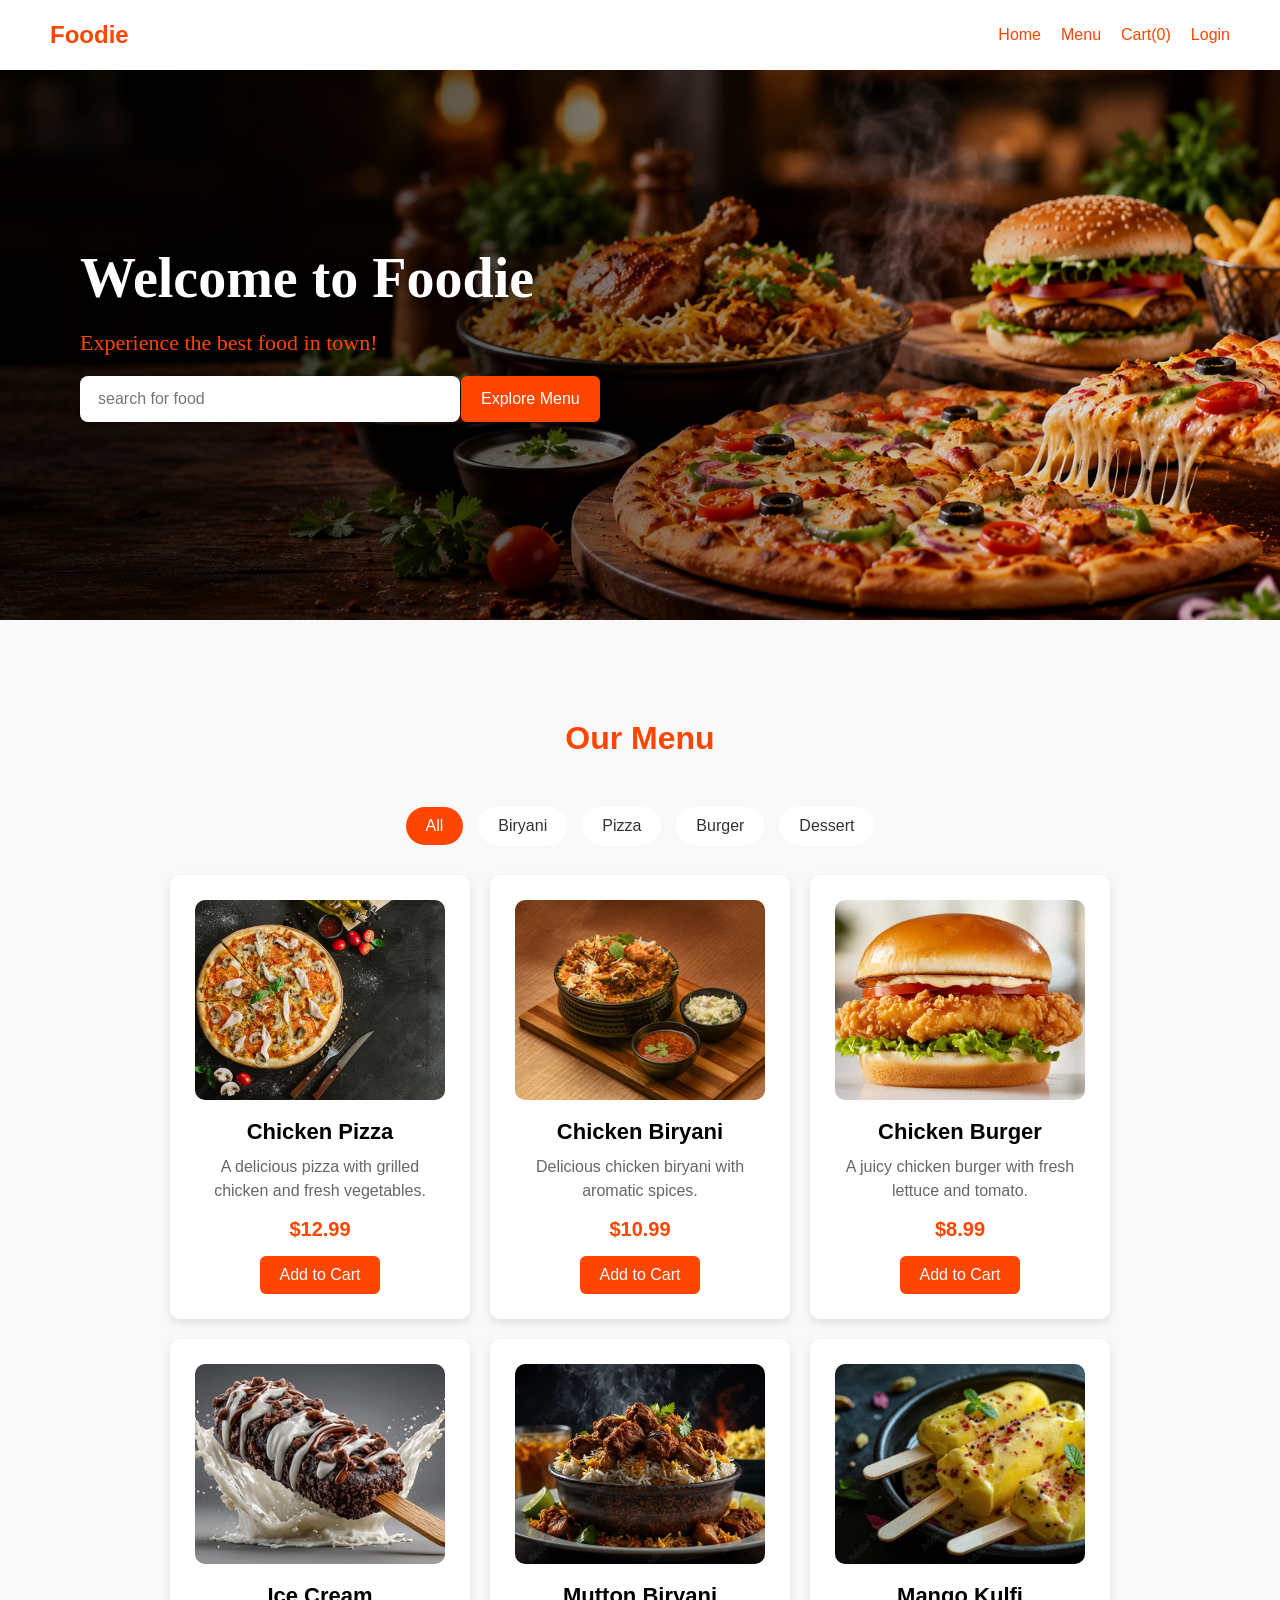
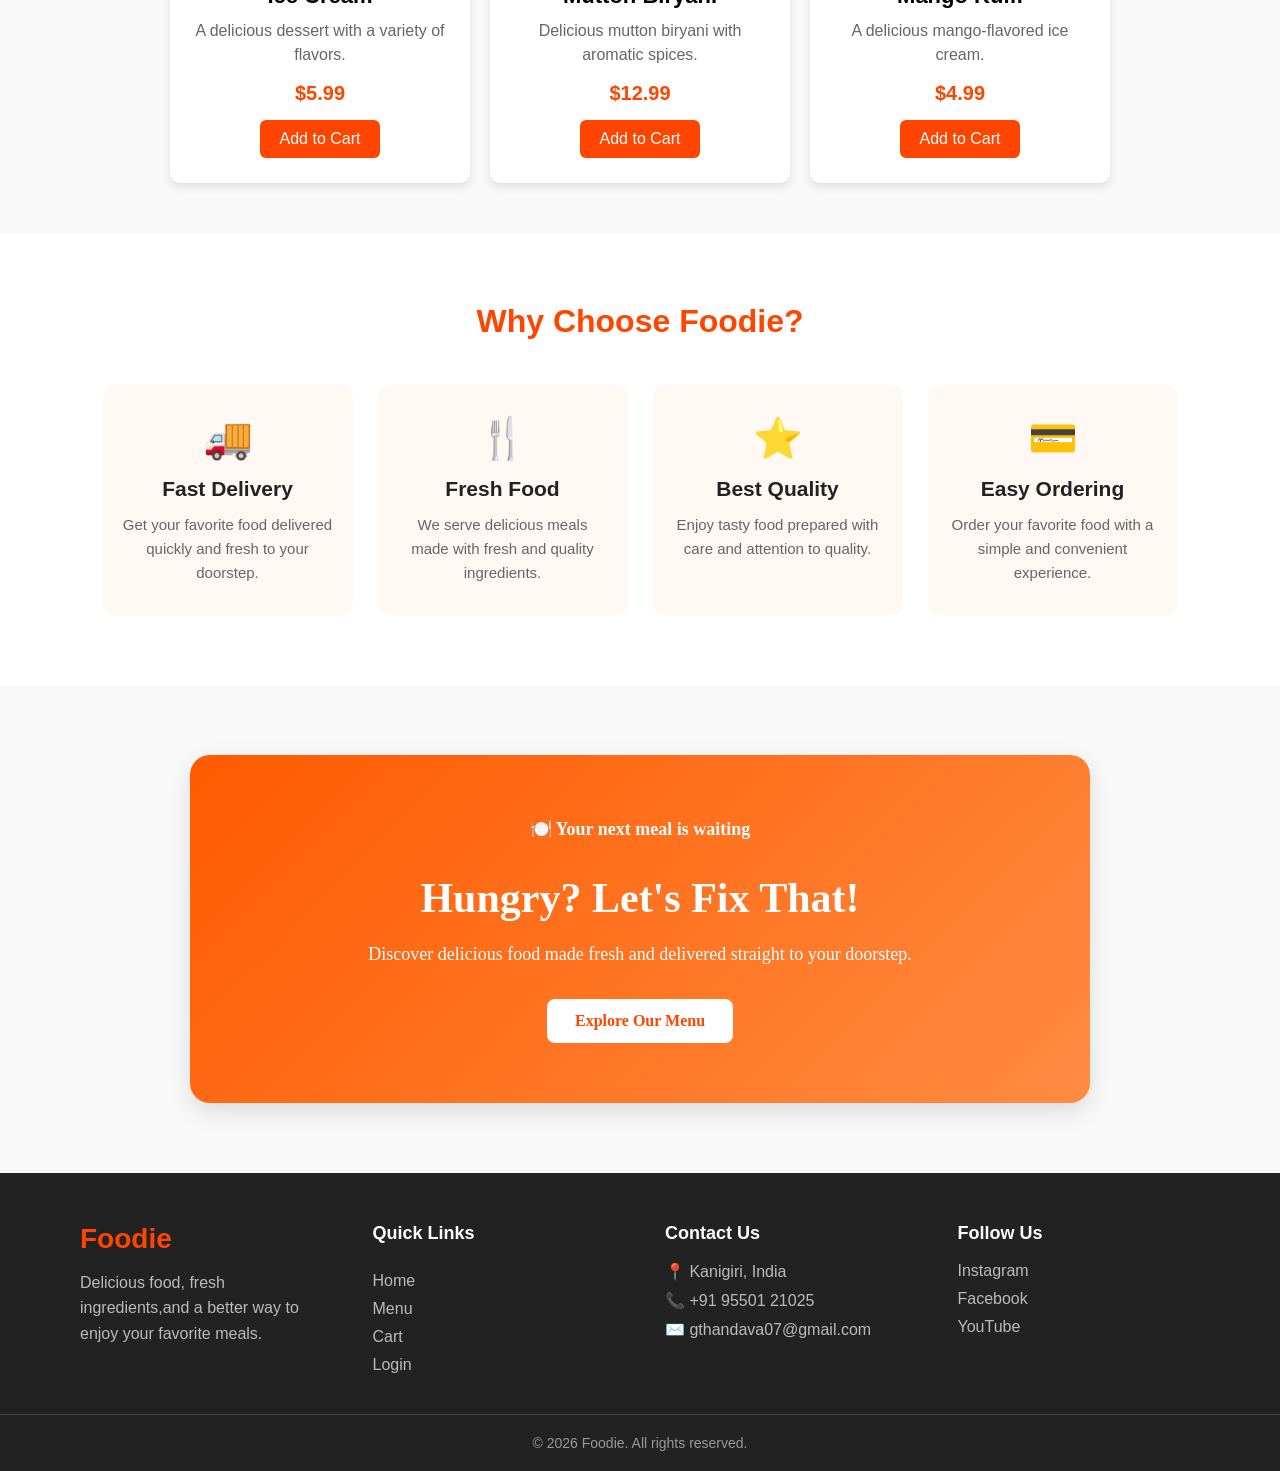
<file: index.html>
<!DOCTYPE html>
<html lang="en">
<head>
    <meta charset="UTF-8">
    <meta name="viewport" content="width=device-width, initial-scale=1.0">
    <title>KingRestaurant</title>
    <link rel="stylesheet" href="style.css">
</head>
<body>

    <header>

        <div class="logo">Foodie</div>

        <nav>

            <a href="index.html" class="active">Home</a>
            <a href="pages/menu.html" class="">Menu</a>
            <a href="pages/cart.html" class="">Cart(<span id="cart-count">0</span>)</a>
            <a href="pages/login.html" class="">Login</a>
        
        </nav>

    </header>

    <section class="hero">

        <div class="hero-content">

            <h1>Welcome to Foodie</h1>
            <p>Experience the best food in town!</p>

            <div class="search-box">

                <input type="text" placeholder="search for food" id="searchinput">
                <button class="explore-btn">Explore Menu</button>
            
            </div>

        </div>

    </section>

<!--code for display the food-->
<section class="fooddisplay">

    <h2 id="our-menu">Our Menu</h2>

    <div class="categories">

        <button class="category-btn active">All</button>
        <button class="category-btn">Biryani</button>
        <button class="category-btn">Pizza</button>
        <button class="category-btn">Burger</button>
        <button class="category-btn">Dessert</button>
    
    </div>

    <div class="fooditems">

        <div class="fooditem" data-category="pizza">
            
            <img src="./images/ChickenPizza.jpg" alt="Chicken Pizza">
            <h3>Chicken Pizza</h3>
            <p>A delicious pizza with grilled chicken and fresh vegetables.</p>
            <h4>$12.99</h4>
            <button class="addtocart-btn">Add to Cart</button>
        
        </div>

        <div class="fooditem" data-category="biryani">
            
            <img src="./images/ChickenBiryani.jpg" alt="Chicken Biryani">
            <h3>Chicken Biryani</h3>
            <p>Delicious chicken biryani with aromatic spices.</p>
            <h4>$10.99</h4>
            <button class="addtocart-btn">Add to Cart</button>
        
        </div>

        <div class="fooditem" data-category="burger">
            
            <img src="./images/ChickenBurger.jpg" alt="Chicken Burger">
            <h3>Chicken Burger</h3>
            <p>A juicy chicken burger with fresh lettuce and tomato.</p>
            <h4>$8.99</h4>
            <button class="addtocart-btn">Add to Cart</button>
        
        </div>

        <div class="fooditem" data-category="dessert">
            
            <img src="./images/IceCrream.jpg" alt="Ice Cream">
            <h3>Ice Cream</h3>
            <p>A delicious dessert with a variety of flavors.</p>
            <h4>$5.99</h4>
            <button class="addtocart-btn">Add to Cart</button>
        
        </div>

        <div class="fooditem" data-category="biryani">

            <img src="./images/MuttonBiryani.jpg" alt="Mutton Biryani">
            <h3>Mutton Biryani</h3>
            <p>Delicious mutton biryani with aromatic spices.</p>
            <h4>$12.99</h4>
            <button class="addtocart-btn">Add to Cart</button>
        
        </div>

        <div class="fooditem" data-category="dessert">

            <img src="./images/MangoKulfhi.jpg" alt="Mango Kulfi">
            <h3>Mango Kulfi</h3>
            <p>A delicious mango-flavored ice cream.</p>
            <h4>$4.99</h4>
            <button class="addtocart-btn">Add to Cart</button>

        </div>

    </div>
    <p id="no-food-message">No food items found.</p>

</section>

<!-- Why foodie section-->

<section class="why-foodie">

    <h2>Why Choose Foodie?</h2>

    <div class="why-foodie-container">

        <div class="why-card">

            <div class="why-icon">🚚</div>
            <h3>Fast Delivery</h3>
            <p>Get your favorite food delivered quickly and fresh to your doorstep.</p>

        </div>

        <div class="why-card">

            <div class="why-icon">🍴</div>
            <h3>Fresh Food</h3>
            <p>We serve delicious meals made with  fresh and quality ingredients.</p>

        </div>

        <div class="why-card">

            <div class="why-icon">⭐</div>
            <h3>Best Quality</h3>
            <p>Enjoy tasty food prepared with care and attention to quality.</p>

        </div>

        <div class="why-card">

            <div class="why-icon">💳</div>
            <h3>Easy Ordering</h3>
            <p>Order your favorite food with a simple and convenient experience.</p>

        </div>

    </div>

</section>


<!-- foodie  section-->

<section class="cta-section">

    <div class="cta-content">

        <p class="cta-small-text">🍽️ Your next meal is waiting</p>
        <h2>Hungry? Let's Fix That!</h2>
        <p>Discover delicious food made fresh and delivered straight to your doorstep.</p>
        <a href="pages/menu.html" class="cta-btn">Explore Our Menu</a>

    </div>

</section>

<footer class="footer">

    <div class="footer-container">

        <div class="footer-about">

            <div class="footer-logo">Foodie</div>
            <p>Delicious food, fresh ingredients,and a better way to enjoy your favorite meals.</p>

        </div>

        <div class="footer-links">

            <h3>Quick Links</h3>

            <a href="index.html">Home</a>
            <a href="pages/menu.html">Menu</a>
            <a href="pages/cart.html">Cart</a>
            <a href="pages/login.html">Login</a>

        </div>

        <div class="footer-contact">

            <h3>Contact Us</h3>

            <p>📍 Kanigiri, India</p>
            <p>📞 +91 95501 21025</p>
            <p>✉️ gthandava07@gmail.com</p>

        </div>

        <div class="footer-social">

            <h3>Follow Us</h3>

            <div class="social-icons">

                <a href="#">Instagram</a>
                <a href="#">Facebook</a>
                <a href="#">YouTube</a>

            </div>

        </div>

    </div>

    <div class="footer-bottom">

        <p>© 2026 Foodie. All rights reserved.</p>

    </div>

</footer>

<script src="script.js"></script>
</body>
</html>
</file>
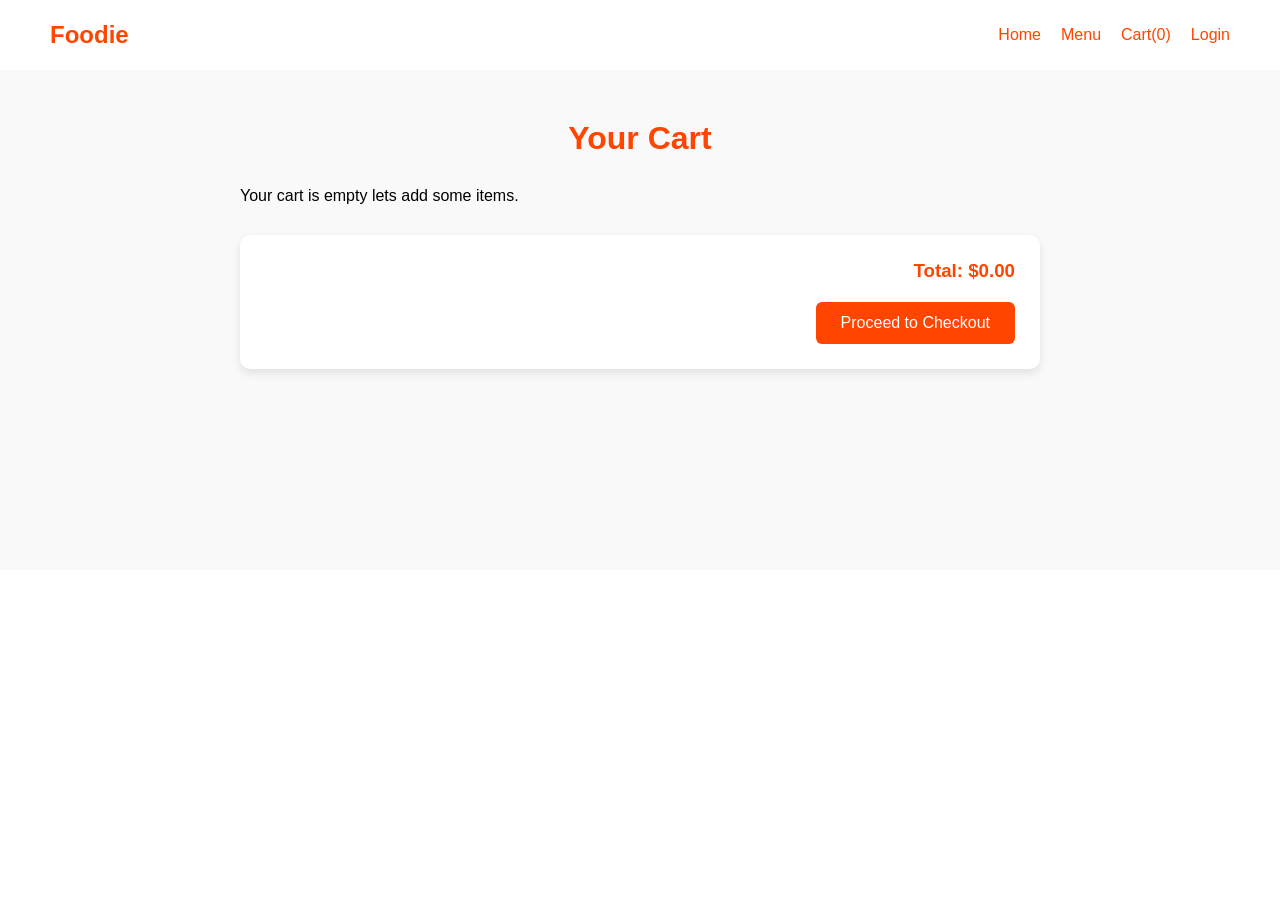
<file: pages/cart.html>
<!DOCTYPE html>
<html lang="en">
<head>
    <meta charset="UTF-8">
    <meta name="viewport" content="width=device-width, initial-scale=1.0">
    <title>Cart - Foodie</title>
    <link rel="stylesheet" href="../style.css">
</head>

<body>
    <header>
        <div class="logo">Foodie</div>
        <nav>
            <a href="../index.html">Home</a>
            <a href="menu.html">Menu</a>
            <a href="cart.html" class="active">Cart(<span id="cart-count">0</span>)</a>
            <a href="login.html">Login</a>
        </nav>
    </header>
    <section class="cart-section">
        <h2>Your Cart</h2>
        <div id="cart-items"></div>
        <div class="cart-summary">
            <h3 id="cart-total">Total: $0.00</h3>
            <button id="checkout-btn">Proceed to Checkout</button>
        </div>
    </section>
    <script src="../script.js"></script>
</body>
</html>
</file>
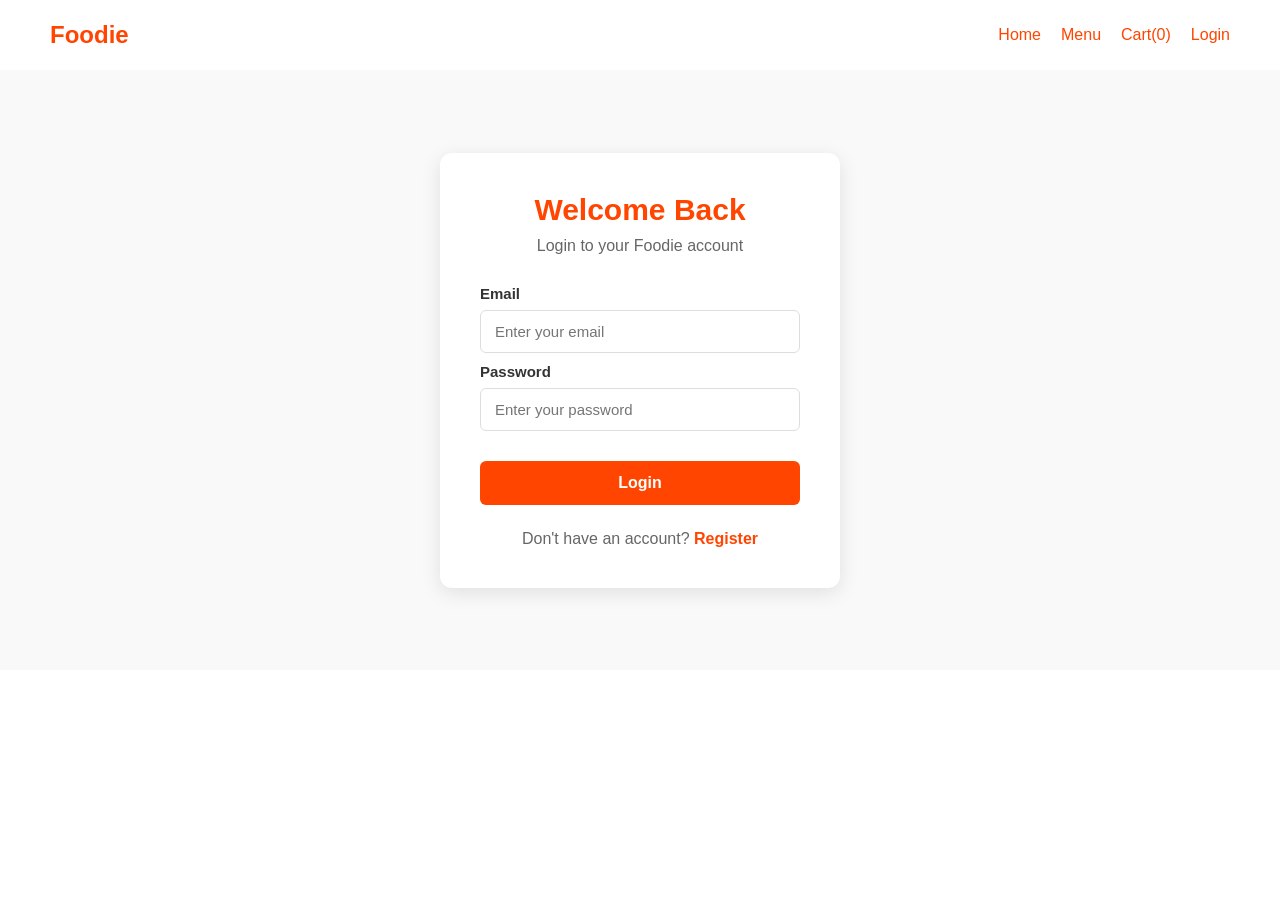
<file: pages/login.html>
<!DOCTYPE html>
<html lang="en">

<head>

    <meta charset="UTF-8">

    <meta name="viewport" content="width=device-width, initial-scale=1.0">

    <title>Foodie - Login</title>

    <link rel="stylesheet" href="../style.css">

</head>

<body>

    <!-- Navbar -->

    <header>

        <div class="logo">Foodie</div>

        <nav>

            <a href="../index.html">Home</a>

            <a href="menu.html">Menu</a>

            <a href="cart.html">Cart(<span id="cart-count">0</span>)</a>

            <a href="login.html" class="active">Login</a>

        </nav>

    </header>

    <!-- Login Section -->

    <section class="login-section">

        <div class="login-container">

            <h2>Welcome Back</h2>

            <p class="login-subtitle">Login to your Foodie account</p>

            <form id="login-form">

                <div class="form-group">

                    <label for="email">Email</label>

                    <input type="email" id="email" placeholder="Enter your email">

                    <label for="password">Password</label>

                    <input type="password" id="password" placeholder="Enter your password">

                </div>

                <button type="submit" class="login-btn">Login</button>

            </form>

            <p class="register-link">
                Don't have an account?
                <a href="register.html">Register</a>
            </p>

        </div>

    </section>

    <script src="../script.js"></script>

</body>

</html>
</file>
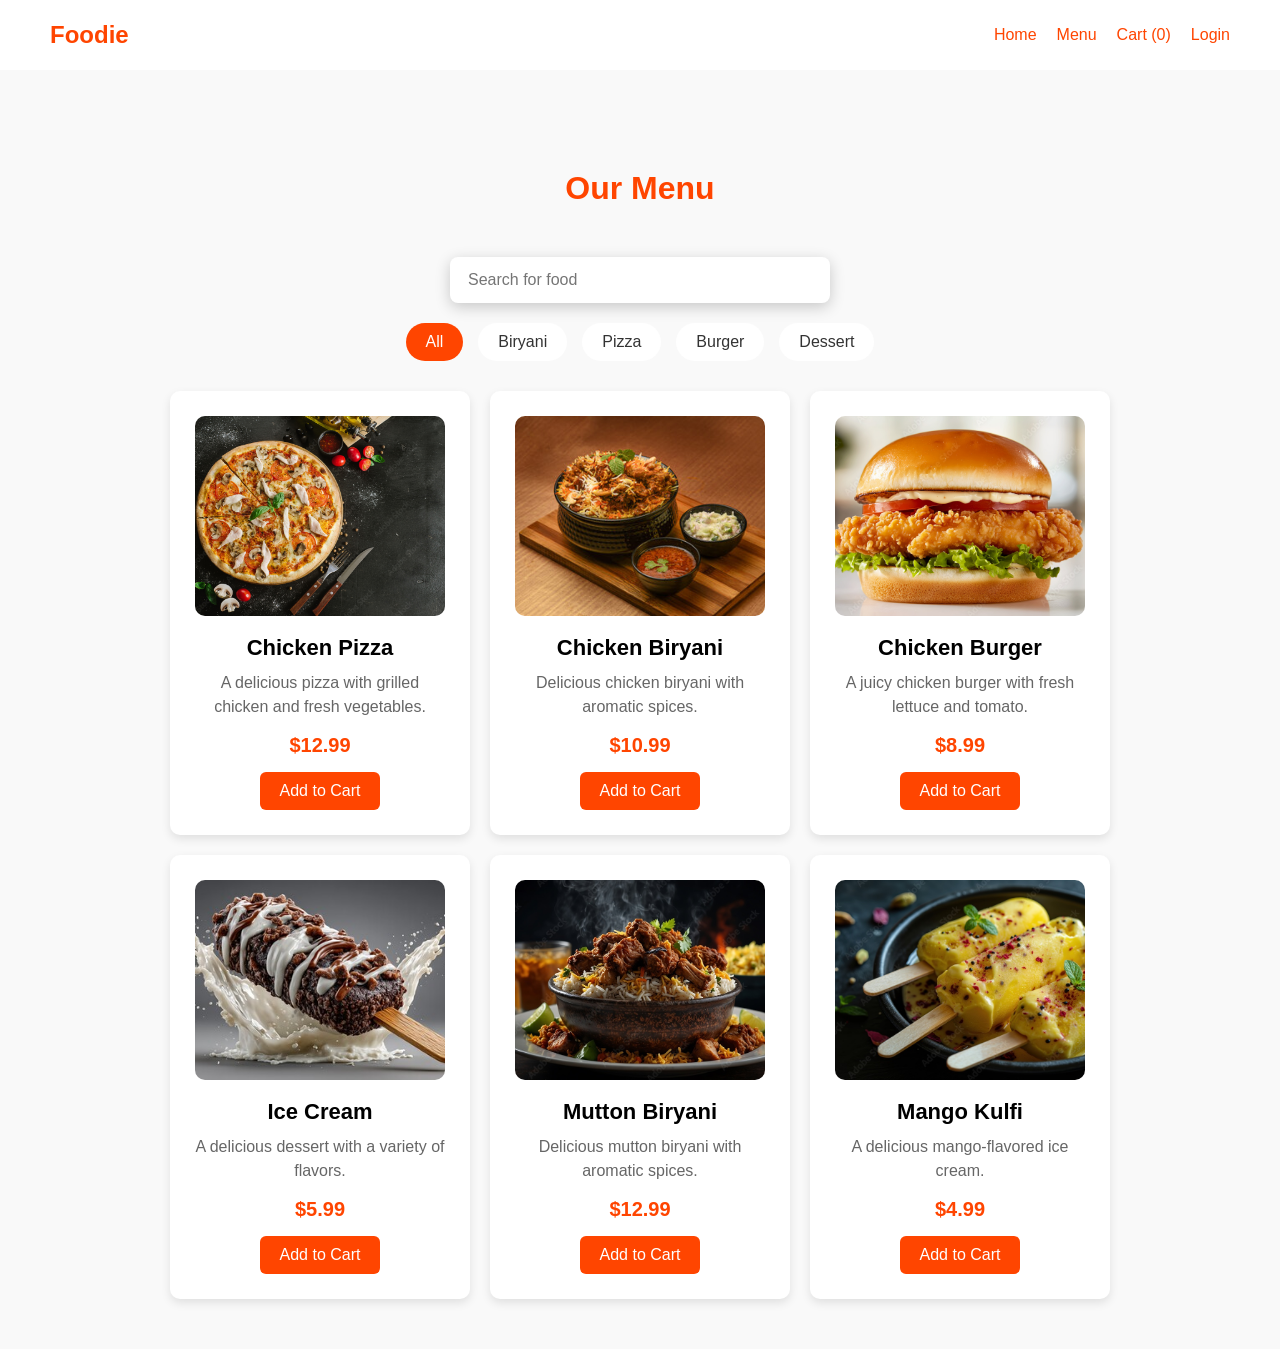
<file: pages/menu.html>
<!DOCTYPE html>
<html lang="en">
<head>
    <meta charset="UTF-8">
    <meta name="viewport" content="width=device-width, initial-scale=1.0">
    <title>Menu - Foodie</title>
    <link rel="stylesheet" href="../style.css">
</head>
<body>

    <header>

        <div class="logo">Foodie</div>

        <nav>

            <a href="../index.html">Home</a>
            <a href="menu.html" class="active">Menu</a>
            <a href="cart.html">Cart (<span id="cart-count">0</span>)</a>
            <a href="login.html">Login</a>

        </nav>

    </header>

    <section class="fooddisplay">

        <h2 id="our-menu">Our Menu</h2>

            <div class="search-box">

                <input type="text" placeholder="Search for food" id="searchinput">

            </div>

        <div class="categories">

        <button class="category-btn active">All</button>
        <button class="category-btn">Biryani</button>
        <button class="category-btn">Pizza</button>
        <button class="category-btn">Burger</button>
        <button class="category-btn">Dessert</button>

    </div>

        <div class="fooditems">

            <div class="fooditem" data-category="pizza">

                <img src="./ChickenPizza.jpg" alt="Chicken Pizza">
                <h3>Chicken Pizza</h3>
                <p>A delicious pizza with grilled chicken and fresh vegetables.</p>
                <h4>$12.99</h4>
                <button class="addtocart-btn">Add to Cart</button>

            </div>

            <div class="fooditem" data-category="biryani">

                <img src="./ChickenBiryani.jpg" alt="Chicken Biryani">
                <h3>Chicken Biryani</h3>
                <p>Delicious chicken biryani with aromatic spices.</p>
                <h4>$10.99</h4>
                <button class="addtocart-btn">Add to Cart</button>

            </div>

            <div class="fooditem" data-category="burger">

                <img src="./ChickenBurger.jpg" alt="Chicken Burger">
                <h3>Chicken Burger</h3>
                <p>A juicy chicken burger with fresh lettuce and tomato.</p>
                <h4>$8.99</h4>
                <button class="addtocart-btn">Add to Cart</button>

            </div>

            <div class="fooditem" data-category="dessert">

                <img src="./IceCrream.jpg" alt="Ice Cream">
                <h3>Ice Cream</h3>
                <p>A delicious dessert with a variety of flavors.</p>
                <h4>$5.99</h4>
                <button class="addtocart-btn">Add to Cart</button>

            </div>

            <div class="fooditem" data-category="biryani">

                <img src="./MuttonBiryani.jpg" alt="Mutton Biryani">
                <h3>Mutton Biryani</h3>
                <p>Delicious mutton biryani with aromatic spices.</p>
                <h4>$12.99</h4>
                <button class="addtocart-btn">Add to Cart</button>

            </div>

            <div class="fooditem" data-category="dessert">

                <img src="./MangoKulfhi.jpg" alt="Mango Kulphi">
                <h3>Mango Kulfi</h3>
                <p>A delicious mango-flavored ice cream.</p>
                <h4>$4.99</h4>
                <button class="addtocart-btn">Add to Cart</button>

            </div>

            <p id="no-food-message">No food items found.</p>

        </div>

    </section>

    <script src="../script.js"></script>
    
</body>
</html>
</file>
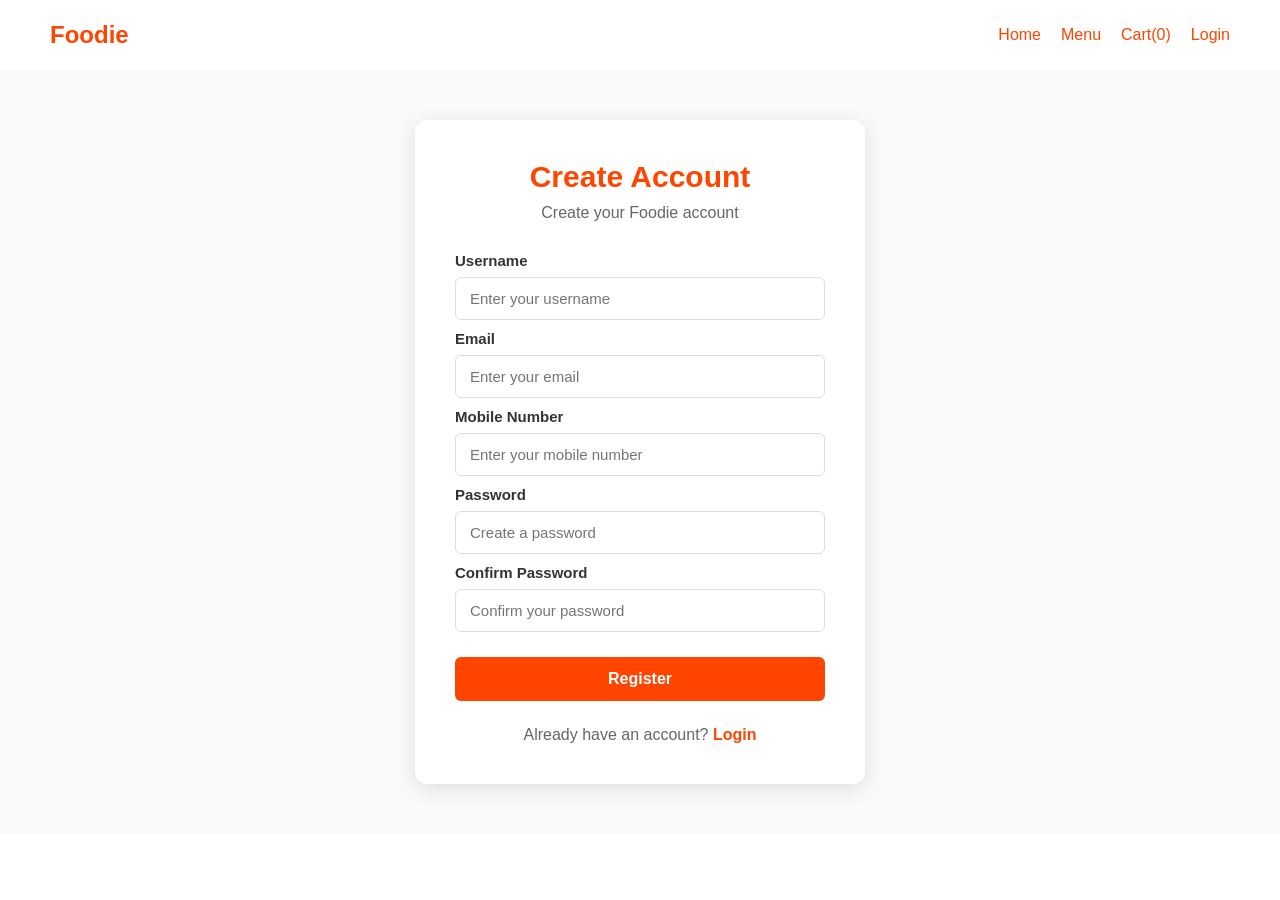
<file: pages/register.html>
<!DOCTYPE html>
<html lang="en">

<head>

    <meta charset="UTF-8">

    <meta name="viewport" content="width=device-width, initial-scale=1.0">

    <title>Foodie - Register</title>

    <link rel="stylesheet" href="../style.css">

</head>

<body>

    <!-- Navbar -->

    <header>

        <div class="logo">Foodie</div>

        <nav>

            <a href="../index.html">Home</a>

            <a href="menu.html">Menu</a>

            <a href="cart.html">Cart(<span id="cart-count">0</span>)</a>

            <a href="login.html">Login</a>

        </nav>

    </header>


    <!-- Register Section -->

    <section class="register-section">

        <div class="register-container">

            <h2>Create Account</h2>

            <p class="register-subtitle">Create your Foodie account</p>

            <form id="register-form">

                <div class="form-group">

                    <label for="username">Username</label>

                    <input type="text" id="username" placeholder="Enter your username">

                    <label for="register-email">Email</label>

                    <input type="email" id="register-email" placeholder="Enter your email">

                    <label for="mobile">Mobile Number</label>

                    <input type="tel" id="mobile" placeholder="Enter your mobile number">

                    <label for="register-password">Password</label>

                    <input type="password" id="register-password" placeholder="Create a password">

                    <label for="confirm-password">Confirm Password</label>

                    <input type="password" id="confirm-password" placeholder="Confirm your password">

                </div>

                <button type="submit" class="register-btn">Register</button>

            </form>

            <p class="login-link">Already have an account?
                <a href="login.html">Login</a>
            </p>

        </div>

    </section>

    <script src="../script.js"></script>

</body>

</html>
</file>
<file: style.css>
*
{
    margin: 0;
    padding: 0;
    box-sizing: border-box;
}
header
{
    height:70px;
    display:flex;
    align-items: center;
    justify-content: space-between;
    padding:0 50px;
    background-color: white;
    box-shadow: 0 2px 4px rgba(0, 0, 0, 0.1);
    font-family: Arial, sans-serif;
}
nav a
{
    text-decoration:none;
    color: orangered;
    font-size: 16px;
    font-weight: 500;
}
.logo
{
    font-size: 24px;
    color:orangered;
    font-weight: bold;
}
nav
{
    display:flex;
    gap: 20px;
}
nav a:hover
{
    color:#333;
}
.hero
{
    min-height: 550px;
    display: flex;
    align-items: center;
    justify-content: flex-start;
    text-align: left;
    background-image:
        linear-gradient(
            90deg,
            rgba(0, 0, 0, 0.80) 0%,
            rgba(0, 0, 0, 0.60) 40%,
            rgba(0, 0, 0, 0.15) 75%,
            rgba(0, 0, 0, 0.05) 100%
        ),
        url("./images/backimage.png");
    background-size: cover;
    background-position: center;
    padding: 60px 80px;
}
.hero-content
{
    max-width: 600px;
}
.hero-small-text
{
    font-size: 18px;
    color: #ff7043;
    font-weight: bold;
    margin-bottom: 15px;
}
.hero-content h1
{
    font-size: 56px;
    line-height: 1.1;
    color: white;
    margin-bottom: 20px;
    font-weight: 700;
    text-shadow: 2px 2px 8px rgba(0, 0, 0, 0.6);
}

.hero-description
{
    max-width: 550px;
    margin-bottom: 30px;
    color: #f5f5f5;
    font-size: 18px;
    line-height: 1.6;
    text-shadow: 1px 1px 5px rgba(0, 0, 0, 0.7);
}
.hero-content p
{
    font-size: 22px;
    color: orangered;
    margin-bottom: 20px;
}
.search-box
{
    display:flex;
    justify-content: center;
    margin-bottom: 20px;
}
.search-box input
{
    width: 380px;
    padding: 14px 18px;
    border: none;
    border-radius: 8px;
    outline: none;
    font-size: 16px;
    background-color: white;
    box-shadow: 0 4px 15px rgba(0, 0, 0, 0.2);
}
.search-box button
{
    padding: 10px 20px;
    background-color:orangered;
    color:white;
    border:none;
    border-radius: 6px;
    cursor:pointer;
    font-size: 16px;
    margin-left: 1px;
}
.explore-btn:hover
{
    background-color:#555;
}
.fooddisplay
{
    font-family: Arial, sans-serif;
    background-color: #f9f9f9;
    padding: 50px;
}

#our-menu
{
    text-align: center;
    color: orangered;
    margin: 50px 0;
    font-size: 32px;
    font-weight: bold;
}

.fooditems
{
    display: flex;
    align-items: center;
    justify-content: center;
    gap: 20px;
    padding: 0 50px;
    flex-wrap: wrap;
}


.fooditem
{
    width: 300px;
    padding: 25px;
    background-color: white;
    border-radius: 10px;
    box-shadow: 0 4px 10px rgba(0, 0, 0, 0.1);
    text-align: center;
    transition: transform 0.3s;
}

.fooditem:hover
{
    transform: translateY(-5px);
}

.fooditem h3
{
    font-size: 22px;
    margin-bottom: 10px;
}

.fooditem p
{
    color: #666;
    line-height: 1.5;
    margin-bottom: 15px;
}

.fooditem h4
{
    font-size: 20px;
    color: orangered;
    margin-bottom: 15px;
}

.addtocart-btn
{
    padding: 10px 20px;
    background-color: orangered;
    color: white;
    border: none;
    border-radius: 6px;
    cursor: pointer;
    font-size: 16px;
}

.addtocart-btn:hover
{
    background-color: #555;
}
/* Menu Page */

.menu-section
{
    padding: 40px;
    text-align: center;
}

.menu-section h2
{
    font-size: 32px;
    margin-bottom: 30px;
}

.menu-items
{
    display: grid;
    grid-template-columns: repeat(3, 1fr);
    gap: 25px;
}

.menu-item
{
    background-color: white;
    padding: 25px;
    border-radius: 10px;
    box-shadow: 0 2px 8px rgba(0, 0, 0, 0.15);
}

.menu-item h3
{
    margin-bottom: 10px;
}

.menu-item p
{
    color: #666;
    min-height: 45px;
}

.menu-item h4
{
    font-size: 20px;
    margin: 15px 0;
}

.menu-item .addtocart-btn
{
    padding: 10px 18px;
    border: none;
    border-radius: 5px;
    cursor: pointer;
}
/* Menu Page */

.menu-section
{
    padding: 40px;
    text-align: center;
}

.menu-section h2
{
    font-size: 32px;
    margin-bottom: 30px;
}

.menu-items
{
    display: grid;
    grid-template-columns: repeat(3, 1fr);
    gap: 25px;
}

.menu-item
{
    background-color: white;
    padding: 25px;
    border-radius: 10px;
    box-shadow: 0 2px 8px rgba(0, 0, 0, 0.15);
}

.menu-item h3
{
    margin-bottom: 10px;
}

.menu-item p
{
    color: #666;
    min-height: 45px;
}

.menu-item h4
{
    font-size: 20px;
    margin: 15px 0;
}
/* images of the food */
.fooditems img
{
    width: 100%;
    height: 200px;
    object-fit: cover;
    border-radius: 10px;
    margin-bottom: 15px;
}

.categories
{
    display: flex;
    justify-content: center;
    gap: 15px;
    margin-bottom: 30px;
}
.category-btn
{
    padding: 10px 20px;
    border: none;
    border-radius: 20px;
    background-color: white;
    color: #333;
    cursor: pointer;
    font-size: 16px;
}
.category-btn:hover
{
    background-color: orangered;
    color: white;
}
.category-btn.active
{
    background-color: orangered;
    color: white;
}
#no-food-message
{
    display: none;
    text-align: center;
    width: 100%;
    color: #666;
    font-size: 18px;
}


.cart-section
{
    min-height: 500px;
    padding: 50px;
    background-color: #f9f9f9;
    font-family: Arial, sans-serif;
}

.cart-section h2
{
    text-align: center;
    color: orangered;
    font-size: 32px;
    margin-bottom: 30px;
}

#cart-items
{
    max-width: 800px;
    margin: 0 auto;
}

.cart-summary
{
    max-width: 800px;
    margin: 30px auto 0;
    padding: 25px;
    background-color: white;
    border-radius: 10px;
    box-shadow: 0 4px 10px rgba(0, 0, 0, 0.1);
    text-align: right;
}

#cart-total
{
    color: orangered;
    margin-bottom: 20px;
}

#checkout-btn
{
    padding: 12px 25px;
    background-color: orangered;
    color: white;
    border: none;
    border-radius: 6px;
    cursor: pointer;
    font-size: 16px;
}

#checkout-btn:hover
{
    background-color: #555;
}

.cart-item-info h3
{
    margin-bottom: 8px;
}

.cart-item-info p
{
    color: #666;
}

.cart-item-controls
{
    display: flex;
    align-items: center;
    gap: 10px;
}

.cart-item-controls button
{
    padding: 8px 12px;
    border: none;
    border-radius: 5px;
    cursor: pointer;
}

.increase-btn,
.decrease-btn
{
    background-color: #eee;
}

.remove-btn
{
    background-color: orangered;
    color: white;
}

.quantity
{
    font-weight: bold;
    min-width: 20px;
    text-align: center;
}



.why-foodie
{
    padding: 70px 50px;
    background-color: white;
    font-family: Arial, sans-serif;
}

.why-foodie h2
{
    text-align: center;
    color: orangered;
    font-size: 32px;
    margin-bottom: 45px;
}

.why-foodie-container
{
    display: flex;
    justify-content: center;
    gap: 25px;
    flex-wrap: wrap;
    max-width: 1200px;
    margin: 0 auto;
}

.why-card
{
    width: 250px;
    padding: 30px 20px;
    text-align: center;
    background-color: #fff8f3;
    border-radius: 12px;
    transition: 0.3s;
}

.why-card:hover
{
    transform: translateY(-8px);
    box-shadow: 0 8px 20px rgba(0, 0, 0, 0.12);
}

.why-icon
{
    font-size: 40px;
    margin-bottom: 15px;
}

.why-card h3
{
    font-size: 21px;
    margin-bottom: 12px;
    color: #222;
}

.why-card p
{
    color: #666;
    line-height: 1.6;
    font-size: 15px;
}

/* Call-to-Action section */

.cta-section
{
    padding: 70px 30px;
    background-color: #f9f9f9;
    text-align: center;
}

.cta-content
{
    max-width: 900px;
    margin: 0 auto;

    padding: 60px 40px;

    background:
        linear-gradient(
            135deg,
            #ff5a00,
            #ff8c42
        );

    color: white;

    border-radius: 20px;

    box-shadow: 0 8px 25px rgba(0, 0, 0, 0.12);
}

.cta-small-text
{
    font-size: 17px;
    margin-bottom: 15px;
    font-weight: bold;
}

.cta-content h2
{
    font-size: 42px;
    margin-bottom: 18px;
}

.cta-content p
{
    font-size: 18px;
    line-height: 1.6;
    margin-bottom: 30px;
}

.cta-btn
{
    display: inline-block;

    padding: 13px 28px;

    background-color: white;
    color: orangered;

    text-decoration: none;

    border-radius: 8px;

    font-size: 16px;
    font-weight: bold;

    transition: 0.3s;
}

.cta-btn:hover
{
    background-color: #222;
    color: white;
    transform: translateY(-3px);
}

/* Footer */

.footer
{
    background-color: #222;
    color: white;
    padding-top: 50px;
    font-family: Arial, sans-serif;
}

.footer-container
{
    max-width: 1200px;
    margin: 0 auto;
    padding: 0 40px 40px;

    display: flex;
    justify-content: space-between;
    gap: 50px;
}

.footer-about,
.footer-links,
.footer-contact,
.footer-social
{
    flex: 1;
}

.footer-logo
{
    font-size: 28px;
    font-weight: bold;
    color: orangered;
    margin-bottom: 15px;
}

.footer-about p
{
    color: #bbb;
    line-height: 1.6;
    max-width: 280px;
}

.footer h3
{
    font-size: 18px;
    margin-bottom: 18px;
}

.footer-links
{
    display: flex;
    flex-direction: column;
    gap: 10px;
}

.footer-links a
{
    color: #bbb;
    text-decoration: none;
}

.footer-links a:hover
{
    color: orangered;
}

.footer-contact p
{
    color: #bbb;
    margin-bottom: 10px;
}

.social-icons
{
    display: flex;
    flex-direction: column;
    gap: 10px;
}

.social-icons a
{
    color: #bbb;
    text-decoration: none;
}

.social-icons a:hover
{
    color: orangered;
}

.footer-bottom
{
    border-top: 1px solid #444;
    text-align: center;
    padding: 20px;
}

.footer-bottom p
{
    color: #999;
    font-size: 14px;
}

@media (max-width: 768px)
{
    .footer-container
    {
        flex-direction: column;
        gap: 30px;
        padding: 0 25px 40px;
    }

    .footer-about p
    {
        max-width: 100%;
    }
}

/* css for the login page */

.login-section
{
    min-height: 600px;
    display: flex;
    justify-content: center;
    align-items: center;
    background-color: #f9f9f9;
    padding: 50px 20px;
    font-family: Arial, sans-serif;
}


.login-container
{
    width: 400px;
    padding: 40px;
    background-color: white;
    border-radius: 12px;
    box-shadow: 0 5px 20px rgba(0, 0, 0, 0.1);
}


.login-container h2
{
    text-align: center;
    color: orangered;
    font-size: 30px;
    margin-bottom: 10px;
}


.login-subtitle
{
    text-align: center;
    color: #666;
    margin-bottom: 30px;
}


.form-group
{
    margin-bottom: 20px;
}


.form-group label
{
    display: block;
    margin-bottom: 8px;
    font-size: 15px;
    font-weight: bold;
    color: #333;
    margin-top: 10px;
}


.form-group input
{
    width: 100%;
    padding: 12px 14px;
    border: 1px solid #ddd;
    border-radius: 6px;
    outline: none;
    font-size: 15px;
}


.form-group input:focus
{
    border-color: orangered;
    box-shadow: 0 0 0 3px rgba(255, 69, 0, 0.1);
}


.login-btn
{
    width: 100%;
    padding: 13px;
    background-color: orangered;
    color: white;
    border: none;
    border-radius: 6px;
    cursor: pointer;
    font-size: 16px;
    font-weight: bold;
    margin-top: 10px;
}


.login-btn:hover
{
    background-color: #d93800;
}


.register-link
{
    text-align: center;
    margin-top: 25px;
    color: #666;
}


.register-link a
{
    color: orangered;
    text-decoration: none;
    font-weight: bold;
}


.register-link a:hover
{
    text-decoration: underline;
}


/* css for the register button*/


.register-section
{
    min-height: 650px;
    display: flex;
    justify-content: center;
    align-items: center;
    background-color: #f9f9f9;
    padding: 50px 20px;
    font-family: Arial, sans-serif;
}


.register-container
{
    width: 450px;
    padding: 40px;
    background-color: white;
    border-radius: 12px;
    box-shadow: 0 5px 20px rgba(0, 0, 0, 0.1);
}


.register-container h2
{
    text-align: center;
    color: orangered;
    font-size: 30px;
    margin-bottom: 10px;
}


.register-subtitle
{
    text-align: center;
    color: #666;
    margin-bottom: 30px;
}


.register-btn
{
    width: 100%;
    padding: 13px;
    background-color: orangered;
    color: white;
    border: none;
    border-radius: 6px;
    cursor: pointer;
    font-size: 16px;
    font-weight: bold;
    margin-top: 5px;
}


.register-btn:hover
{
    background-color: #d93800;
}


.login-link
{
    text-align: center;
    margin-top: 25px;
    color: #666;
}


.login-link a
{
    color: orangered;
    text-decoration: none;
    font-weight: bold;
}


.login-link a:hover
{
    text-decoration: underline;
}
</file>
